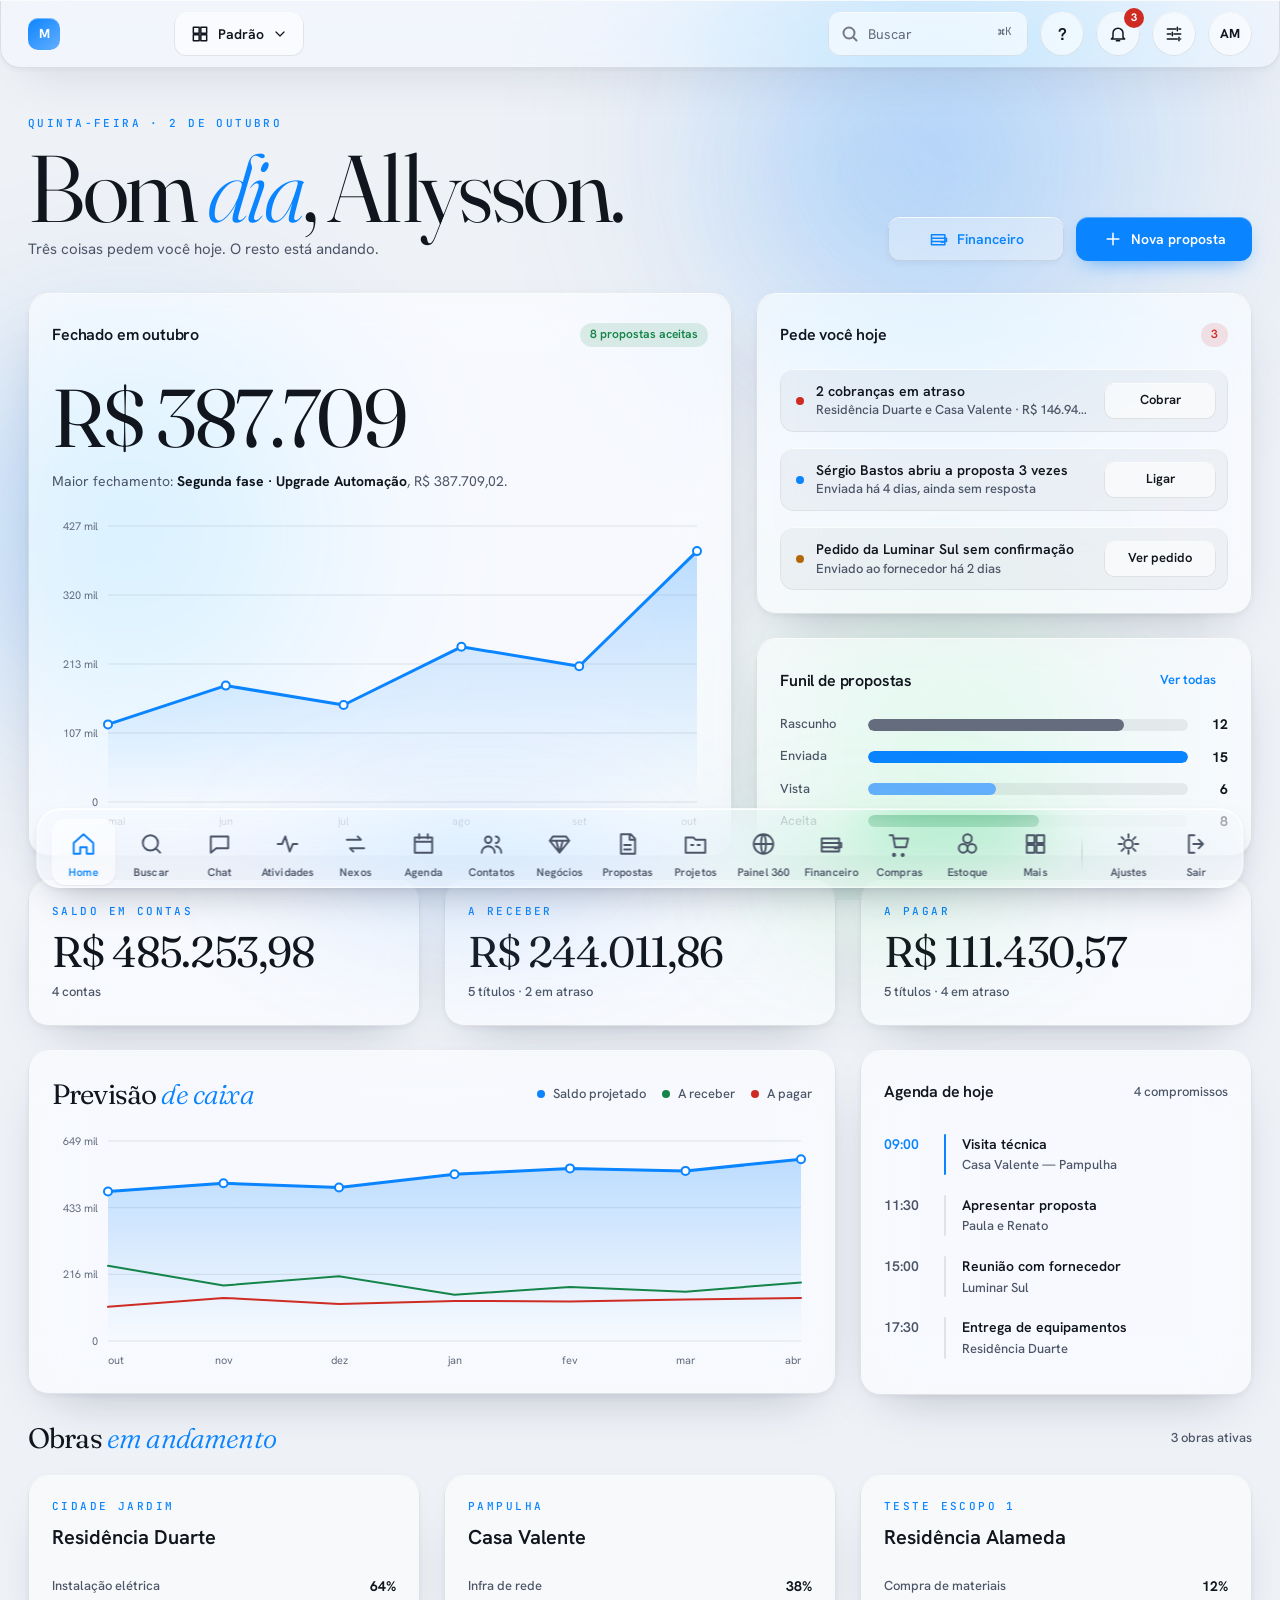
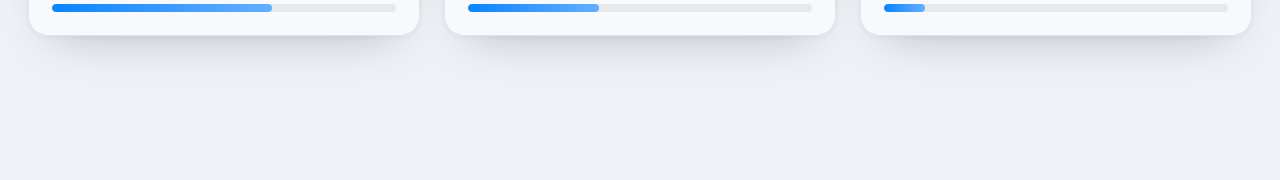
<file: maestro-interface/assets/prototipo/index.html>
<!doctype html>
<html lang="pt-BR" data-theme="light" data-pal="maestro" data-aura="on" data-transp="on" data-glass="tudo" data-style="editorial">
<head>
<meta charset="utf-8">
<meta name="viewport" content="width=device-width, initial-scale=1">
<title>Maestro OS · Interface nova</title>
<link rel="preconnect" href="https://fonts.googleapis.com">
<link rel="preconnect" href="https://fonts.gstatic.com" crossorigin>
<link href="https://fonts.googleapis.com/css2?family=Fraunces:ital,opsz,wght@0,9..144,300..600;1,9..144,300..600&family=Hanken+Grotesk:wght@400;500;600;700&family=JetBrains+Mono:wght@500&display=swap" rel="stylesheet">
<link rel="stylesheet" href="maestro.css">
</head>
<body>
<script>/* celular: abre a versão própria (a não ser que a pessoa tenha escolhido a de computador) */
try{const q=new URLSearchParams(location.search);if(q.has('desktop'))localStorage.setItem('maestro-desktop','1');
if(innerWidth<768&&!localStorage.getItem('maestro-desktop'))location.replace('celular.html'+location.hash)}catch(e){}</script>
<script src="maestro.js"></script>
<script src="dados.js"></script>
<script src="ui.js"></script>
<script src="telas.js"></script>
<script src="construtor.js"></script>
<script src="mod-rotina.js"></script>
<script src="mod-comercial.js"></script>
<script src="mod-operacao.js"></script>
<script src="mod-gestao.js"></script>
<script src="mod-sistema.js"></script>
<script src="mod-numbers.js"></script>
<script src="layout.js"></script>
<script>M.start()</script>
</body>
</html>
</file>
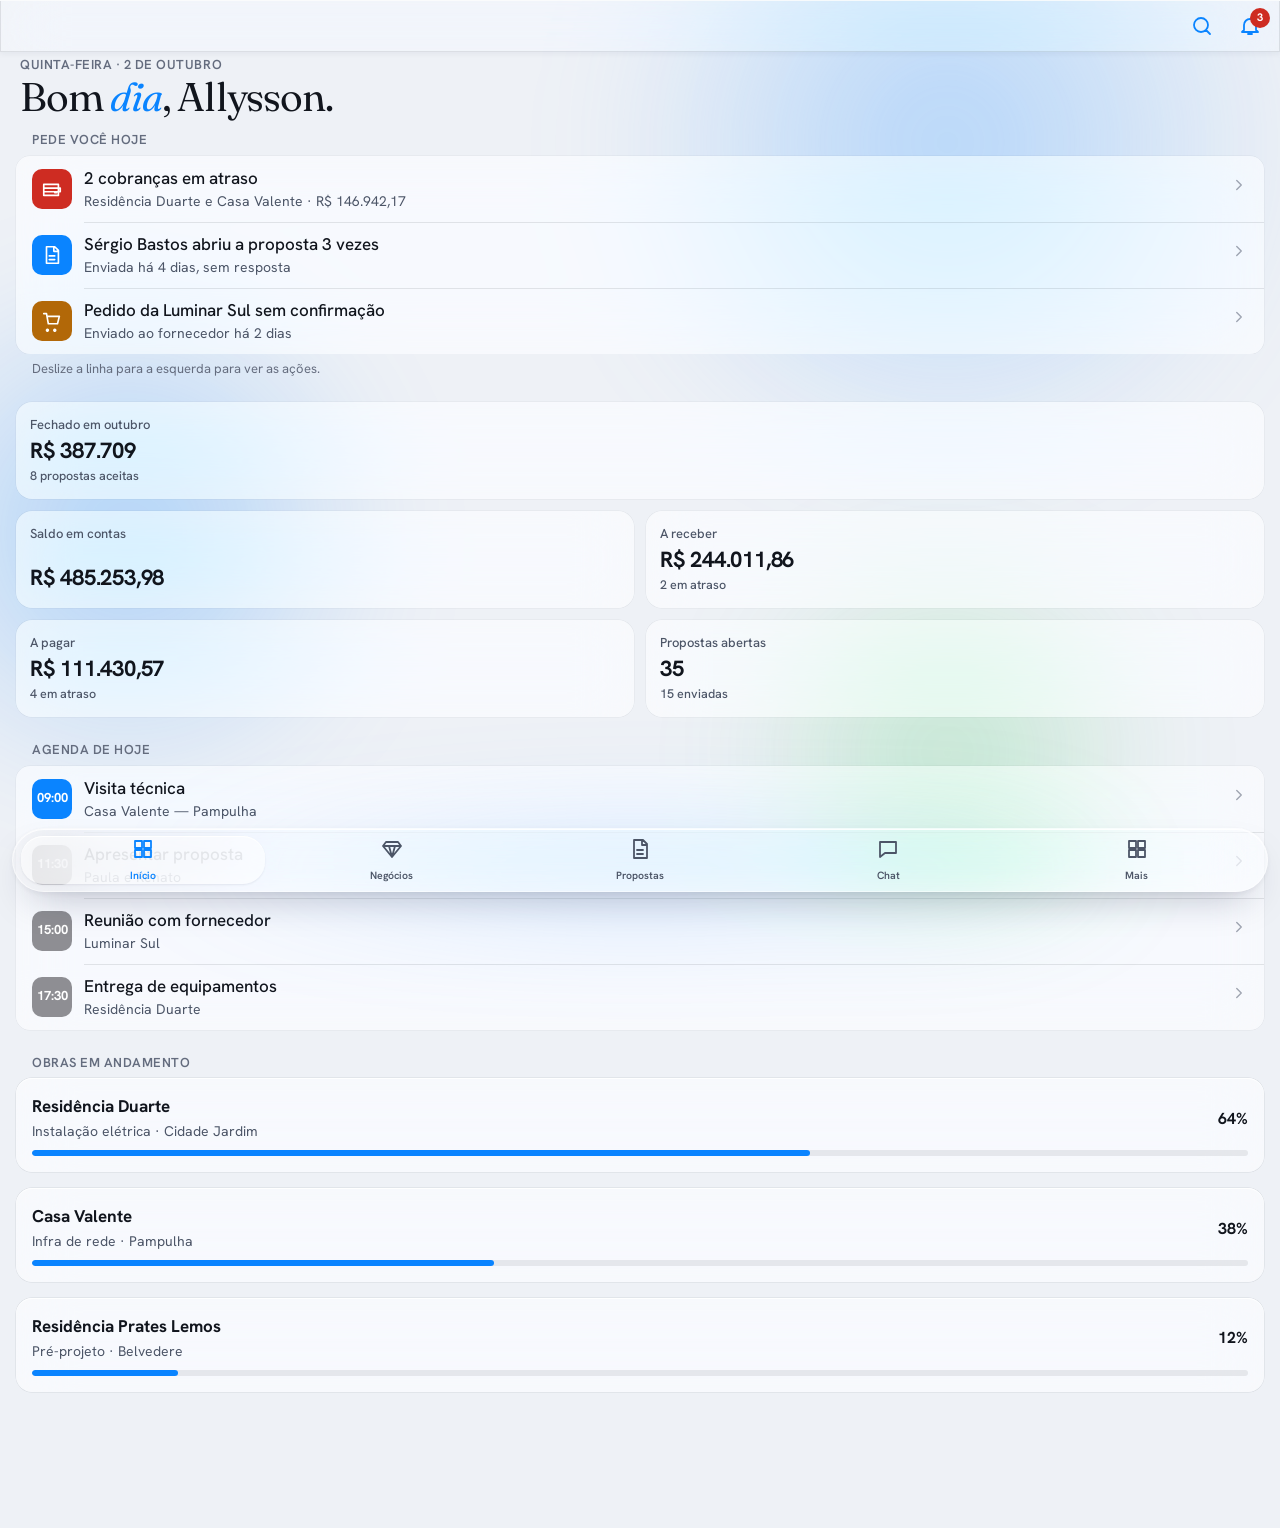
<file: maestro-interface/assets/prototipo/celular.html>
<!doctype html>
<html lang="pt-BR" class="cel" data-theme="light" data-pal="maestro" data-aura="on" data-transp="on" data-glass="controles" data-style="discreto">
<head>
<meta charset="utf-8">
<meta name="viewport" content="width=device-width, initial-scale=1, viewport-fit=cover">
<meta name="theme-color" content="#eef1f6">
<meta name="apple-mobile-web-app-capable" content="yes">
<title>Maestro OS · Celular</title>
<link rel="preconnect" href="https://fonts.googleapis.com">
<link rel="preconnect" href="https://fonts.gstatic.com" crossorigin>
<link href="https://fonts.googleapis.com/css2?family=Fraunces:ital,opsz,wght@0,9..144,300..600;1,9..144,300..600&family=Hanken+Grotesk:wght@400;500;600;700&family=JetBrains+Mono:wght@500&display=swap" rel="stylesheet">
<link rel="stylesheet" href="maestro.css">
<link rel="stylesheet" href="celular.css">
</head>
<body>
<script src="maestro.js"></script>
<script src="dados.js"></script>
<script src="ui.js"></script>
<script src="celular.js"></script>
<script src="cel-inicio.js"></script>
<script src="cel-rotina.js"></script>
<script src="cel-comercial.js"></script>
<script src="cel-operacao.js"></script>
<script src="cel-construtor.js"></script>
<script src="cel-gestao.js"></script>
<script src="cel-sistema.js"></script>
<script>M.mstart()</script>
</body>
</html>
</file>
<file: maestro-interface/assets/prototipo/maestro.css>
/* =====================================================================
   Maestro OS · Interface nova (protótipo configurável) · 02/10/2026
   Skill: liquid-glass-frontend. Grade: 12 colunas, gutter 24, passo 4.
   Tudo que é medida é múltiplo de 4. Controles: 44 (página) · 36 (linha).
   ===================================================================== */

/* ---------- 1. Cor: três triplets por paleta (fonte única) ---------- */
:root,[data-pal="maestro"]{--primary:10 132 255;--primary-soft:100 175 255;--accent:52 199 89}
[data-pal="grafite"]{--primary:72 84 104;--primary-soft:150 164 188;--accent:10 132 255}
[data-pal="terracota"]{--primary:214 72 40;--primary-soft:240 130 96;--accent:226 169 91}
[data-pal="floresta"]{--primary:18 140 100;--primary-soft:90 200 160;--accent:200 176 64}
[data-pal="ametista"]{--primary:120 88 248;--primary-soft:180 150 255;--accent:255 120 170}
[data-pal="oceano"]{--primary:0 122 140;--primary-soft:80 190 200;--accent:250 176 60}
[data-pal="petroleo"]{--primary:30 80 110;--primary-soft:110 160 190;--accent:240 150 80}
[data-pal="indigo"]{--primary:79 70 229;--primary-soft:150 140 255;--accent:52 199 89}
[data-pal="rubi"]{--primary:200 30 70;--primary-soft:240 110 140;--accent:240 180 70}
[data-pal="rosa"]{--primary:196 40 120;--primary-soft:240 130 190;--accent:120 100 240}
[data-pal="cobre"]{--primary:168 84 40;--primary-soft:220 150 100;--accent:60 140 130}
[data-pal="ambar"]{--primary:160 100 0;--primary-soft:240 180 70;--accent:30 120 200}
[data-pal="oliva"]{--primary:96 112 32;--primary-soft:170 190 90;--accent:200 120 40}
[data-pal="noite"]{--primary:28 28 32;--primary-soft:130 130 140;--accent:10 132 255}
[data-theme="dark"][data-pal="noite"]{--primary:235 235 240;--primary-soft:160 160 170}
[data-theme="dark"][data-pal="noite"] .btn.pri{color:#111}

:root{
  --ease:cubic-bezier(.22,1,.36,1);
  --bg:#eef1f6;--panel:#ffffff;--elev:#ffffff;
  --text:#11151d;--soft:#4c5567;--faint:#646c7e;--line:rgba(17,21,29,.10);--line-2:rgba(17,21,29,.06);
  --pos:20 132 72;--neg:206 44 34;--warn:178 104 8;
  --sat:210%;--spec:rgba(255,255,255,.85);
  --shadow:0 20px 50px -28px rgba(20,30,60,.35),0 2px 6px rgba(20,30,60,.05);
  --mix-ctl:30%;--mix-card:60%;--aura:.55;
  --row:48px;--pad:24px;--r-card:20px;--r-ctl:12px;
  --font:'Hanken Grotesk',-apple-system,BlinkMacSystemFont,'SF Pro Text',system-ui,sans-serif;
  --serif:'Fraunces',Georgia,serif;--mono:'JetBrains Mono',ui-monospace,Menlo,monospace;
  color-scheme:light;
}
[data-theme="dark"]{
  --bg:#0a0c11;--panel:#161a23;--elev:#232937;
  --text:#f2f4f8;--soft:#b3bbcb;--faint:#8f98ab;--line:rgba(255,255,255,.10);--line-2:rgba(255,255,255,.06);
  --pos:72 212 132;--neg:255 112 98;--warn:242 172 64;
  --sat:180%;--spec:rgba(255,255,255,.12);
  --shadow:0 24px 60px -24px rgba(0,0,0,.7);
  color-scheme:dark;
}
/* Densidade: Compacta = padrão (a antiga Confortável) · Confortável = mais ar */
[data-dens="confortavel"]{--row:56px;--pad:32px}
[data-dens="confortavel"] body{font-size:15px}
[data-dens="confortavel"] .kv{height:44px}
[data-dens="confortavel"] .tbl{font-size:15px}

*{box-sizing:border-box}
html,body{margin:0}
body{background:var(--bg);color:var(--text);font-family:var(--font);font-size:14px;line-height:1.45;-webkit-font-smoothing:antialiased;overflow-x:hidden;
  transition:background .6s var(--ease),color .4s var(--ease)}
button,input,select,textarea{font:inherit;color:inherit}
button{cursor:pointer}
a{color:rgb(var(--primary));text-decoration:none}
:focus-visible{outline:3px solid rgb(var(--primary)/.55);outline-offset:2px;border-radius:10px}
.num{font-variant-numeric:tabular-nums}
.pos{color:rgb(var(--pos))}.neg{color:rgb(var(--neg))}.warn{color:rgb(var(--warn))}
.soft{color:var(--soft)}.faint{color:var(--faint)}
.sr{position:absolute;width:1px;height:1px;overflow:hidden;clip:rect(0 0 0 0)}

/* ---------- 2. Atmosfera (o que o vidro refrata) ---------- */
.atmo{position:fixed;inset:0;overflow:hidden;z-index:0;pointer-events:none;transition:opacity .6s var(--ease)}
[data-aura="off"] .atmo{opacity:0}
.blob{position:absolute;border-radius:999px;filter:blur(80px);opacity:var(--aura);will-change:transform;transition:opacity .4s var(--ease)}
.b1{width:56vw;height:56vw;left:46%;top:-24%;background:radial-gradient(circle,rgb(var(--primary-soft)/.85),transparent 68%);animation:fA 28s ease-in-out infinite}
.b2{width:44vw;height:44vw;left:-12%;top:28%;background:radial-gradient(circle,rgb(var(--primary)/.6),transparent 68%);animation:fB 33s ease-in-out infinite}
.b3{width:36vw;height:36vw;left:56%;top:58%;background:radial-gradient(circle,rgb(var(--accent)/.5),transparent 68%);animation:fC 37s ease-in-out infinite}
.b4{width:26vw;height:26vw;left:var(--mx,70%);top:var(--my,20%);transform:translate(-50%,-50%);background:radial-gradient(circle,rgb(var(--primary-soft)/.55),transparent 70%);transition:left 1.2s var(--ease),top 1.2s var(--ease)}
@keyframes fA{0%,100%{transform:translate(0,0) scale(1)}50%{transform:translate(-12vw,8vh) scale(1.12)}}
@keyframes fB{0%,100%{transform:translate(0,0)}50%{transform:translate(14vw,-6vh) scale(1.15)}}
@keyframes fC{0%,100%{transform:translate(0,0)}50%{transform:translate(-10vw,-10vh) scale(.9)}}
.grain{position:fixed;inset:0;z-index:1;pointer-events:none;opacity:.035;mix-blend-mode:overlay;
  background-image:url("data:image/svg+xml;utf8,<svg xmlns='http://www.w3.org/2000/svg' width='160' height='160'><filter id='n'><feTurbulence type='fractalNoise' baseFrequency='0.85' numOctaves='2'/></filter><rect width='100%25' height='100%25' filter='url(%23n)'/></svg>")}
[data-aura="off"] .grain{opacity:0}

/* ---------- 3. Material ----------
   .ctl  = camada funcional (topo, abas, dock, menus, botões de página)
   .card = conteúdo (cartões, tabelas, formulários)
   Transparência desligada → tudo sólido. "Só nos controles" → .card sólido.
   Nunca backdrop-filter dentro de backdrop-filter: o que fica dentro usa .in */
.ctl{background:var(--panel);box-shadow:0 0 0 1px var(--line),0 1px 2px rgba(0,0,0,.04)}
.card{background:var(--panel);border-radius:var(--r-card);box-shadow:0 0 0 1px var(--line-2),0 1px 2px rgba(0,0,0,.04)}
[data-transp="on"] .ctl{background:color-mix(in srgb,var(--panel) var(--mix-ctl),transparent);
  -webkit-backdrop-filter:blur(30px) saturate(var(--sat));backdrop-filter:blur(30px) saturate(var(--sat));
  box-shadow:inset 0 1px 0 var(--spec),inset 0 0 0 1px var(--line),var(--shadow)}
[data-transp="on"][data-glass="tudo"] .card{background:color-mix(in srgb,var(--panel) var(--mix-card),transparent);
  -webkit-backdrop-filter:blur(28px) saturate(var(--sat));backdrop-filter:blur(28px) saturate(var(--sat));
  box-shadow:inset 0 1px 0 var(--spec),inset 0 0 0 1px var(--line),var(--shadow)}
/* superfície interna (dentro de vidro ou de card): sem filtro próprio */
.in{background:color-mix(in srgb,var(--elev) 60%,transparent);box-shadow:inset 0 1px 0 var(--spec),inset 0 0 0 1px var(--line-2)}
[data-transp="off"] .in{background:color-mix(in srgb,var(--text) 4%,var(--panel))}
.card .in{background:color-mix(in srgb,var(--text) 4%,transparent)}

/* ---------- 4. Grade e página ---------- */
main{position:relative;z-index:2;max-width:1440px;margin:0 auto;padding:0 28px 144px}
.grid{display:grid;grid-template-columns:repeat(12,minmax(0,1fr));gap:24px}
.s2{grid-column:span 2}.s3{grid-column:span 3}.s4{grid-column:span 4}.s5{grid-column:span 5}.s6{grid-column:span 6}
.s7{grid-column:span 7}.s8{grid-column:span 8}.s9{grid-column:span 9}.s12{grid-column:span 12}
.r2{grid-row:span 2}
.stack{display:flex;flex-direction:column;gap:24px}
.gap16{gap:16px}
.mt24{margin-top:24px}.mt16{margin-top:16px}.mt8{margin-top:8px}
.row{display:flex;align-items:center;gap:12px}
.row.wrap{flex-wrap:wrap}
.spacer{flex:1}

/* ---------- 5. Barra do topo (vidro, fixa) ---------- */
.topbar{position:sticky;top:0;z-index:40;margin:0 -28px;padding:12px 28px;display:flex;align-items:center;gap:12px;border-radius:0 0 20px 20px}
.topbar .brand{display:flex;align-items:center;gap:12px;height:44px;min-width:0}
.brand .mark{width:32px;height:32px;border-radius:10px;display:grid;place-items:center;color:#fff;font-weight:700;font-size:13px;
  background:linear-gradient(140deg,rgb(var(--primary)),rgb(var(--primary-soft)));box-shadow:inset 0 1px 0 rgba(255,255,255,.4)}
.brand .crumb{font-weight:600;font-size:15px;white-space:nowrap;overflow:hidden;text-overflow:ellipsis;opacity:0;transform:translateY(6px);transition:opacity .35s var(--ease),transform .35s var(--ease)}
.brand .crumb small{color:var(--faint);font-weight:500;margin-right:6px}
.scrolled .brand .crumb{opacity:1;transform:none}
.brand .crumb.always{opacity:1;transform:none}
.topsearch{height:44px;width:320px;border:0;border-radius:var(--r-ctl);padding:0 16px 0 40px;outline:none;
  background:color-mix(in srgb,var(--elev) 60%,transparent) url("data:image/svg+xml;utf8,<svg xmlns='http://www.w3.org/2000/svg' width='16' height='16' fill='none' stroke='%23778' stroke-width='2' stroke-linecap='round'><circle cx='7' cy='7' r='5.5'/><path d='m11.5 11.5 3 3'/></svg>") no-repeat 14px center;
  box-shadow:inset 0 1px 0 var(--spec),inset 0 0 0 1px var(--line)}
.topsearch:focus{box-shadow:inset 0 0 0 1px var(--line),0 0 0 3px rgb(var(--primary)/.35)}
.kbd{font-family:var(--mono);font-size:11px;color:var(--faint)}

/* ---------- 6. Botões, campos, abas ---------- */
.btn{height:44px;padding:0 16px;border:0;border-radius:var(--r-ctl);display:inline-flex;align-items:center;justify-content:center;gap:8px;
  font-weight:600;font-size:14px;white-space:nowrap;
  background:color-mix(in srgb,var(--elev) 60%,transparent);box-shadow:inset 0 1px 0 var(--spec),inset 0 0 0 1px var(--line);
  transition:transform .2s var(--ease),background .25s var(--ease),box-shadow .25s var(--ease)}
.btn:hover{background:color-mix(in srgb,var(--elev) 88%,transparent)}
.btn:active{transform:scale(.97)}
.btn.pri{background:rgb(var(--primary));color:#fff;box-shadow:inset 0 1px 0 rgba(255,255,255,.3),0 8px 22px -10px rgb(var(--primary)/.8)}
.btn.pri:hover{background:rgb(var(--primary)/.9)}
.btn.ghost{background:transparent;box-shadow:none;color:rgb(var(--primary))}
.btn.ghost:hover{background:rgb(var(--primary)/.08)}
.btn.sm{height:36px;padding:0 12px;font-size:13px;border-radius:10px}
.btn.icon{width:44px;padding:0}
.btn.sm.icon{width:36px}
.btn.round{border-radius:999px}
.btn[disabled]{opacity:.45;cursor:default}
.badge{position:absolute;top:-4px;right:-4px;min-width:20px;height:20px;border-radius:999px;background:rgb(var(--neg));color:#fff;font-size:11px;font-weight:700;display:grid;place-items:center;padding:0 4px}
.rel{position:relative}

.field{display:flex;flex-direction:column;gap:8px;min-width:0}
.field>span{font-size:13px;color:var(--soft);font-weight:500}
.input,.select{height:44px;border:0;border-radius:var(--r-ctl);padding:0 12px;outline:none;width:100%;min-width:0;
  background:color-mix(in srgb,var(--text) 4%,transparent);box-shadow:inset 0 0 0 1px var(--line)}
.input:focus,.select:focus{box-shadow:inset 0 0 0 1px rgb(var(--primary)/.6),0 0 0 3px rgb(var(--primary)/.2)}
.input.sm{height:36px;border-radius:10px}
textarea.input{height:auto;padding:12px;resize:vertical;min-height:88px}

/* abas: pílula deslizante */
.tabs{display:inline-flex;gap:4px;padding:4px;border-radius:14px;position:relative;height:44px;align-items:stretch}
.tab{border:0;background:transparent;padding:0 16px;border-radius:10px;font-weight:600;font-size:14px;color:var(--soft);position:relative;z-index:1;white-space:nowrap;transition:color .3s var(--ease)}
.tab:hover{color:var(--text)}
.tab.on{color:var(--text)}
.tabs .pill{position:absolute;top:4px;bottom:4px;left:4px;width:0;border-radius:10px;background:var(--elev);
  box-shadow:inset 0 1px 0 var(--spec),0 1px 3px rgba(0,0,0,.1),0 0 0 1px var(--line-2);transition:left .45s var(--ease),width .45s var(--ease)}
[data-theme="dark"] .tabs .pill{background:color-mix(in srgb,var(--elev) 90%,white 6%)}
/* segmentado (painel de Aparência): irmãos iguais */
.seg{display:grid;grid-auto-flow:column;grid-auto-columns:minmax(0,1fr);gap:4px;padding:4px;border-radius:12px;height:44px}
.seg button{border:0;border-radius:8px;background:transparent;font-size:13px;font-weight:600;color:var(--soft);min-width:0;overflow:hidden;text-overflow:ellipsis;white-space:nowrap;transition:background .25s var(--ease),color .25s var(--ease)}
.seg button[aria-pressed="true"]{background:var(--elev);color:var(--text);box-shadow:0 1px 3px rgba(0,0,0,.12),0 0 0 1px var(--line-2)}
.seg button:disabled{opacity:.4;cursor:default}

/* chips de status (não clicáveis) */
.chip{display:inline-flex;align-items:center;gap:6px;height:24px;padding:0 10px;border-radius:999px;font-size:12px;font-weight:600;white-space:nowrap}
.chip.b{background:rgb(var(--primary)/.13);color:rgb(var(--primary))}
.chip.g{background:rgb(var(--pos)/.13);color:rgb(var(--pos))}
.chip.r{background:rgb(var(--neg)/.12);color:rgb(var(--neg))}
.chip.w{background:rgb(var(--warn)/.14);color:rgb(var(--warn))}
.chip.n{background:color-mix(in srgb,var(--text) 7%,transparent);color:var(--soft)}
.dot{width:8px;height:8px;border-radius:99px;display:inline-block;flex:none}

/* ---------- 7. Títulos: editorial × discreto ---------- */
.head{display:flex;align-items:flex-end;gap:24px;padding:40px 0 24px}
.head .t{flex:1;min-width:0}
.kick{font-size:13px;font-weight:600;color:var(--faint)}
.ptitle{margin:4px 0 0;font-weight:700;font-size:40px;letter-spacing:-.025em;line-height:1.05}
.psub{margin:8px 0 0;color:var(--soft);font-size:15px;max-width:640px}
.ptitle i{font-style:normal;color:inherit}
.head .acts{display:flex;gap:12px;align-items:center;flex-wrap:wrap;justify-content:flex-end}
[data-style="editorial"] .kick{font-family:var(--mono);font-size:11px;font-weight:500;letter-spacing:.22em;text-transform:uppercase;color:rgb(var(--primary))}
[data-style="editorial"] .ptitle{font-family:var(--serif);font-optical-sizing:auto;font-weight:360;letter-spacing:-.035em;line-height:.92;font-size:clamp(56px,7.4vw,112px);margin-top:12px}
[data-style="editorial"] .ptitle i{font-style:italic;font-weight:300;color:rgb(var(--primary))}
[data-style="editorial"] .head{padding:48px 0 32px}
.disp{font-weight:600;letter-spacing:-.02em}
[data-style="editorial"] .disp{font-family:var(--serif);font-weight:380;letter-spacing:-.03em}
[data-style="editorial"] .disp i{font-style:italic;color:rgb(var(--primary));font-weight:320}
.disp i{font-style:normal}

/* ---------- 8. Cartões ---------- */
.card{padding:var(--pad)}
.card.flush{padding:0;overflow:hidden}
.ch{display:flex;align-items:center;gap:12px;min-height:36px}
.ch h3,.ch h2{margin:0;font-size:16px;font-weight:600;letter-spacing:-.01em}
.ch .spacer{flex:1}
.flush .ch{padding:var(--pad) var(--pad) 12px}
.lbl{font-size:13px;color:var(--soft);font-weight:500}
.big{font-size:32px;font-weight:600;letter-spacing:-.02em;line-height:1.1}
[data-style="editorial"] .big{font-family:var(--serif);font-weight:380;font-size:44px;letter-spacing:-.03em}
.kv{display:flex;justify-content:space-between;align-items:center;font-size:13.5px;color:var(--soft);height:36px;border-top:1px solid var(--line-2)}
.kv b{color:var(--text);font-weight:600}

/* ---------- 9. Tabela ---------- */
.tbl{width:100%;border-collapse:collapse;font-size:14px}
.tbl th{height:40px;font-size:12px;font-weight:600;color:var(--faint);text-align:left;padding:0 12px;border-bottom:1px solid var(--line);white-space:nowrap}
.tbl td{height:var(--row);padding:0 12px;border-bottom:1px solid var(--line-2);white-space:nowrap}
.tbl th:first-child,.tbl td:first-child{padding-left:var(--pad)}
.tbl th:last-child,.tbl td:last-child{padding-right:var(--pad)}
.tbl tr:last-child td{border-bottom:0}
.tbl tbody tr{transition:background .2s var(--ease)}
.tbl tbody tr:hover{background:color-mix(in srgb,var(--text) 3.5%,transparent)}
.tbl .r{text-align:right}
.tbl .c{text-align:center}
.tbl .ell{max-width:340px;overflow:hidden;text-overflow:ellipsis}
.code{font-family:var(--mono);font-size:11.5px;color:var(--faint);margin-left:8px}
.tblwrap{overflow-x:auto}

/* ---------- 10. Dock — idêntica à versão B de saidas/teste-liquid-glass-dock/index.html ---------- */
.dock{position:fixed;left:50%;bottom:12px;transform:translateX(-50%);z-index:50;display:flex;align-items:flex-end;gap:20px;padding:8px 22px;height:80px;border-radius:24px;
  overflow:hidden;isolation:isolate;max-width:calc(100vw - 16px)}
[data-transp="on"] .dock{
  background:color-mix(in srgb,#fff 30%,transparent);
  -webkit-backdrop-filter:blur(30px) saturate(210%);backdrop-filter:blur(30px) saturate(210%);
  border:1px solid rgba(255,255,255,.55);
  box-shadow:inset 0 1px 0 rgba(255,255,255,.85),inset 0 -10px 22px rgba(255,255,255,.18),inset 0 0 0 1px rgba(255,255,255,.25),
             0 18px 40px -18px rgba(20,30,60,.35),0 2px 6px rgba(20,30,60,.06)}
[data-theme="dark"][data-transp="on"] .dock{background:color-mix(in srgb,var(--panel) 42%,transparent);border-color:rgba(255,255,255,.1);
  box-shadow:inset 0 1px 0 rgba(255,255,255,.14),inset 0 0 0 1px rgba(255,255,255,.06),0 18px 40px -18px rgba(0,0,0,.6)}
/* aura atrás da dock (o que o vidro refrata) */
.dock-aura{position:fixed;pointer-events:none;border-radius:999px;filter:blur(60px);opacity:.55;z-index:49;transition:opacity .4s var(--ease)}
.dock-aura.a1{width:520px;height:180px;left:calc(50% - 420px);bottom:-60px;background:radial-gradient(closest-side,rgb(var(--primary-soft)/.55),transparent)}
.dock-aura.a2{width:420px;height:160px;left:calc(50% + 40px);bottom:-70px;background:radial-gradient(closest-side,rgb(var(--accent)/.35),transparent)}
[data-aura="off"] .dock-aura{opacity:0}
/* brilho que segue o cursor */
.dock .glint{position:absolute;inset:0;pointer-events:none;z-index:-1;opacity:0;transition:opacity .45s var(--ease);
  background:radial-gradient(160px 90px at var(--gx,50%) 0%,rgba(255,255,255,.75),transparent 70%),
             radial-gradient(220px 120px at var(--gx,50%) 110%,rgb(var(--primary-soft)/.22),transparent 70%)}
.dock.hover .glint{opacity:1}
[data-transp="off"] .dock .glint{display:none}
.dock a{position:relative;display:flex;flex-direction:column;align-items:center;justify-content:flex-end;width:48px;height:56px;flex:none;padding:0;color:var(--soft);text-decoration:none}
.dock .ic{display:block;transform-origin:bottom center;will-change:transform;transition:transform .12s var(--ease)}
.dock .lb{font-size:11px;line-height:13px;font-weight:600;letter-spacing:.01em;margin-top:4px;white-space:nowrap;transition:color .3s var(--ease)}
.dock a:hover .lb{color:var(--text)}
.dock a.on{color:rgb(var(--primary))}
.dock a.on::before{content:"";position:absolute;inset:-4px -8px -6px;border-radius:14px;z-index:-1;
  background:color-mix(in srgb,#fff 55%,transparent);box-shadow:inset 0 1px 0 rgba(255,255,255,.9),0 1px 2px rgba(20,30,60,.08)}
[data-theme="dark"] .dock a.on::before{background:color-mix(in srgb,var(--elev) 80%,transparent);box-shadow:inset 0 1px 0 rgba(255,255,255,.12)}
.dock .sep{width:1px;height:36px;flex:none;margin:0 2px 8px;background:linear-gradient(to bottom,transparent,rgba(0,0,0,.16),transparent)}
[data-theme="dark"] .dock .sep{background:linear-gradient(to bottom,transparent,rgba(255,255,255,.2),transparent)}
[data-labels="off"] .dock .lb{display:none}
[data-labels="off"] .dock{height:64px}
/* entrada coreografada ao carregar */
.dock.entra a{opacity:0;transform:translateY(10px);animation:rise .7s var(--ease) forwards;animation-delay:calc(var(--i)*35ms + 150ms)}
@keyframes rise{to{opacity:1;transform:none}}
@media (prefers-reduced-motion:reduce){.dock .ic,.dock .glint{transition:none!important}.dock.entra a{animation:none;opacity:1;transform:none}}
@media (max-width:1180px){.dock{overflow-x:auto;justify-content:flex-start;scrollbar-width:none}}

/* ---------- 11. Painel Aparência + seletor de opção ---------- */
.pop{position:fixed;z-index:80;top:76px;right:28px;width:340px;max-height:calc(100vh - 200px);overflow:auto;border-radius:20px;padding:20px;
  opacity:0;transform:translateY(-8px) scale(.98);transform-origin:top right;pointer-events:none;transition:opacity .25s var(--ease),transform .3s var(--ease)}
.pop.open{opacity:1;transform:none;pointer-events:auto}
[data-transp="on"] .pop{background:color-mix(in srgb,var(--panel) 88%,transparent)}
.pop h2{margin:0;font-size:17px;font-weight:700}
.pop .sec{display:flex;flex-direction:column;gap:12px;padding:16px 0;border-top:1px solid var(--line-2)}
.pop .sec:first-of-type{border-top:0}
.pop .lr{display:flex;align-items:center;justify-content:space-between;gap:12px;min-height:32px}
.pop .lr b{font-size:14px;font-weight:600}
.pop .hint{font-size:12px;color:var(--faint);margin-top:-4px}
.sw{position:relative;width:52px;height:32px;border:0;border-radius:999px;background:color-mix(in srgb,var(--text) 16%,transparent);flex:none;transition:background .25s var(--ease)}
.sw::after{content:"";position:absolute;left:2px;top:2px;width:28px;height:28px;border-radius:999px;background:#fff;box-shadow:0 2px 6px rgba(0,0,0,.25);transition:transform .3s var(--ease)}
.sw[aria-checked="true"]{background:rgb(var(--accent))}
.sw[aria-checked="true"]::after{transform:translateX(20px)}
.rng{display:flex;align-items:center;gap:12px}
.rng input{flex:1;accent-color:rgb(var(--primary));height:32px}
.rng output{width:40px;text-align:right;font-size:13px;color:var(--soft)}
.rng.off{opacity:.4;pointer-events:none}
.pals{display:grid;grid-template-columns:repeat(5,minmax(0,1fr));gap:12px}
.pals label.cust{position:relative;height:36px;border-radius:999px;cursor:pointer;display:block;background:conic-gradient(#e5484d,#f5a524,#46a758,#0a84ff,#7858f8,#d6409f,#e5484d);box-shadow:inset 0 1px 0 rgba(255,255,255,.45)}
.pals label.cust[aria-pressed="true"]{box-shadow:0 0 0 2px var(--bg),0 0 0 4px var(--text)}
.pals label.cust input{position:absolute;inset:0;opacity:0;width:100%;height:100%;cursor:pointer}
.pals button{height:36px;border:0;border-radius:999px;box-shadow:inset 0 1px 0 rgba(255,255,255,.45),0 0 0 2px transparent;transition:box-shadow .25s var(--ease)}
.pals button[aria-pressed="true"]{box-shadow:inset 0 1px 0 rgba(255,255,255,.45),0 0 0 2px var(--bg),0 0 0 4px var(--text)}

.opt{position:fixed;left:28px;bottom:16px;z-index:45;border-radius:18px;padding:8px 8px 8px 16px;display:flex;align-items:center;gap:12px;max-width:calc(50vw - 520px)}
.opt>span{font-size:12px;color:var(--faint);font-weight:600;white-space:nowrap}
.opt .seg{height:44px;min-width:0}
.opt .seg button{padding:0 12px}

/* ---------- 12. Movimento: uma curva só ---------- */
.rv{opacity:0;transform:translateY(16px);animation:rv .8s var(--ease) forwards;animation-delay:calc(var(--d,0) * 60ms)}
[data-style="discreto"] .rv{transform:translateY(6px);animation-duration:.5s}
@keyframes rv{to{opacity:1;transform:none}}
.draw{stroke-dasharray:1600;stroke-dashoffset:1600;animation:draw 1.8s var(--ease) .3s forwards}
@keyframes draw{to{stroke-dashoffset:0}}
.grow{transform-origin:left;transform:scaleX(0);animation:grow 1s var(--ease) .3s forwards}
@keyframes grow{to{transform:scaleX(1)}}
@media (prefers-reduced-motion:reduce){*,*::before,*::after{animation:none!important;transition:none!important}.rv{opacity:1;transform:none}.draw{stroke-dashoffset:0}.grow{transform:none}}

/* ---------- 13. Toast ---------- */
.toast{position:fixed;left:50%;bottom:120px;transform:translate(-50%,16px);z-index:90;padding:0 8px 0 16px;height:52px;border-radius:16px;display:flex;align-items:center;gap:12px;opacity:0;pointer-events:none;transition:opacity .3s var(--ease),transform .4s var(--ease)}
.toast.show{opacity:1;transform:translate(-50%,0);pointer-events:auto}

/* ---------- 14. Telas estreitas ---------- */
@media (max-width:1180px){
  .opt{display:none}
  .topsearch{width:200px}
}
@media (max-width:900px){
  main{padding:0 16px 136px}
  .topbar{margin:0 -16px;padding:12px 16px}
  .topsearch{display:none}
  .grid{grid-template-columns:minmax(0,1fr);gap:16px}
  .grid>*{grid-column:auto!important;grid-row:auto!important}
  .head{flex-direction:column;align-items:flex-start;padding:24px 0 16px}
  .head .acts{justify-content:flex-start}
  .dock{left:8px;right:8px;transform:none;max-width:none}
  .pop{right:16px;left:16px;width:auto}
  .tabs{max-width:100%;overflow-x:auto}
}

/* ---------- 15. Grades de irmãos iguais (gN) ---------- */
.g2{grid-template-columns:repeat(2,minmax(0,1fr))}.g3{grid-template-columns:repeat(3,minmax(0,1fr))}
.g4{grid-template-columns:repeat(4,minmax(0,1fr))}.g5{grid-template-columns:repeat(5,minmax(0,1fr))}
.task{display:grid;grid-template-columns:64px minmax(0,1fr) 160px;gap:24px;align-items:center}
@media (max-width:1180px){.g5{grid-template-columns:repeat(3,minmax(0,1fr))}}
@media (max-width:900px){
  .grid.g3,.grid.g4{grid-template-columns:minmax(0,1fr)}
  .grid.g5{grid-template-columns:repeat(2,minmax(0,1fr))}
  .grid.g2{grid-template-columns:repeat(2,minmax(0,1fr))}
  .task{grid-template-columns:40px minmax(0,1fr);gap:16px}.task>button{grid-column:1/-1}
  .task .disp{font-size:40px!important}
  .brand .crumb{display:none}
  #variants{min-width:0;flex:1}
  .grid[style*="128px"]{padding-left:var(--pad)!important}
}

/* ---------- 16. Padrão de botões (regra única) ----------
   • Duas alturas: 44 (página, cabeçalho, formulário) · 36 (dentro de linha ou cartão).
   • Ícone sozinho = quadrado do mesmo tamanho (44×44 ou 36×36), sempre com aria-label.
   • Um único botão principal (.pri) por tela, sempre o último à direita do cabeçalho.
   • Irmãos têm a mesma largura: grupos de ações usam grade de colunas iguais (.acts, .gN).
   • Ícone 20 (44) ou 16 (36) + 8 de espaço + rótulo curto; texto nunca quebra linha. */
.head .acts{display:grid;grid-auto-flow:column;grid-auto-columns:minmax(176px,1fr);gap:12px;align-items:end}
.head .acts>.btn{width:100%}
.btn svg{flex:none}
.btn.sm svg{width:16px;height:16px}
.btnrow{display:grid;grid-auto-flow:column;grid-auto-columns:minmax(0,1fr);gap:12px}

/* foto do produto */
.thumb{width:40px;height:40px;border-radius:10px;display:grid;place-items:center;flex:none;color:rgb(var(--primary));
  background:linear-gradient(140deg,color-mix(in srgb,rgb(var(--primary)) 14%,var(--panel)),color-mix(in srgb,rgb(var(--primary)) 4%,var(--panel)));box-shadow:inset 0 0 0 1px var(--line-2)}
.thumb.sm{width:32px;height:32px;border-radius:8px}
.thumb[data-cat="audio"]{color:#b8590d;background:linear-gradient(140deg,#fde9d6,#fff6ec)}
.thumb[data-cat="luz"]{color:#a07800;background:linear-gradient(140deg,#fdf1c6,#fffaeb)}
.thumb[data-cat="rede"]{color:#0b6fd1;background:linear-gradient(140deg,#d9ebff,#f1f7ff)}
.thumb[data-cat="seg"]{color:#5b4bc4;background:linear-gradient(140deg,#e6e1ff,#f5f3ff)}
.thumb[data-cat="clima"]{color:#0d8a8a;background:linear-gradient(140deg,#d3f3f1,#effbfa)}
.thumb[data-cat="srv"]{color:#4c5567;background:linear-gradient(140deg,#e7eaef,#f6f7f9)}
.thumb[data-cat="kit"]{color:#fff;background:linear-gradient(140deg,rgb(var(--primary)),rgb(var(--primary-soft)))}
[data-theme="dark"] .thumb:not([data-cat="kit"]){filter:saturate(.9) brightness(.55) contrast(1.3)}

/* arrastar */
.handle{cursor:grab;color:var(--faint)}
.handle:active{cursor:grabbing}
.dragging{opacity:.4}
.drop-top{box-shadow:inset 0 2px 0 rgb(var(--primary))!important}
.drop-bot{box-shadow:inset 0 -2px 0 rgb(var(--primary))!important}
.drop-amb{background:rgb(var(--primary)/.12)!important;box-shadow:inset 0 0 0 2px rgb(var(--primary)/.6)!important}
.kidrow td{background:color-mix(in srgb,var(--text) 2.5%,transparent)}

/* menu de ações (renderizado na raiz, fora de qualquer vidro) */
.menu{position:fixed;z-index:85;min-width:220px;padding:6px;border-radius:14px;background:var(--panel);box-shadow:0 0 0 1px var(--line),0 24px 48px -16px rgba(0,0,0,.35);
  opacity:0;transform:translateY(-4px) scale(.98);transform-origin:top right;pointer-events:none;transition:opacity .2s var(--ease),transform .25s var(--ease)}
.menu.open{opacity:1;transform:none;pointer-events:auto}
.menu button{display:flex;align-items:center;gap:12px;width:100%;height:36px;padding:0 12px;border:0;border-radius:10px;background:transparent;font-size:14px;text-align:left}
.menu button:hover,.menu button:focus-visible{background:color-mix(in srgb,var(--text) 6%,transparent)}
.menu button.danger{color:rgb(var(--neg))}
.menu hr{border:0;border-top:1px solid var(--line-2);margin:6px 0}

/* Suporte "?" */
.help{font-weight:700;font-size:17px}
.sup{position:fixed;z-index:80;top:76px;right:28px;width:380px;border-radius:20px;padding:20px;opacity:0;transform:translateY(-8px) scale(.98);transform-origin:top right;pointer-events:none;transition:opacity .25s var(--ease),transform .3s var(--ease)}
.sup.open{opacity:1;transform:none;pointer-events:auto}
[data-transp="on"] .sup{background:color-mix(in srgb,var(--panel) 92%,transparent)}
.sup ol{margin:12px 0 0;padding-left:20px;display:flex;flex-direction:column;gap:8px;color:var(--soft)}
@media (max-width:900px){.head .acts{grid-auto-columns:minmax(0,1fr);width:100%}.sup{left:16px;right:16px;width:auto}}
.kv>span:first-child,.kv>label{white-space:nowrap;overflow:hidden;text-overflow:ellipsis;min-width:0;margin-right:12px}
.kv b{white-space:nowrap}
.ch>.lbl{white-space:nowrap;overflow:hidden;text-overflow:ellipsis;min-width:0}
#variants{flex:none}
.topsearch{width:240px}

/* ---------- 17. Kit: sobreposição, modal, painel lateral, quadro, busca global ---------- */
.ovl{position:fixed;inset:0;z-index:70;background:rgba(10,14,22,.32);opacity:0;transition:opacity .25s var(--ease)}
.ovl.open{opacity:1}
.modal{position:fixed;z-index:75;left:50%;top:50%;width:min(720px,calc(100vw - 32px));max-height:calc(100vh - 64px);display:flex;flex-direction:column;border-radius:24px;background:var(--panel);
  box-shadow:0 0 0 1px var(--line),0 40px 80px -24px rgba(0,0,0,.45);transform:translate(-50%,-48%) scale(.98);opacity:0;transition:opacity .25s var(--ease),transform .35s var(--ease)}
.modal.open{opacity:1;transform:translate(-50%,-50%)}
.modal .mh{display:flex;align-items:flex-start;gap:16px;padding:24px 24px 16px}
.modal .mh h2{margin:0;font-size:20px;font-weight:700;letter-spacing:-.01em}
.modal .mb{padding:0 24px 8px;overflow:auto}
.modal .mf{display:flex;justify-content:flex-end;gap:12px;padding:16px 24px 24px;border-top:1px solid var(--line-2)}
.modal .mf .btn{min-width:144px}
.fgrid{display:grid;grid-template-columns:repeat(12,minmax(0,1fr));gap:16px 16px}
.f3{grid-column:span 3}.f4{grid-column:span 4}.f6{grid-column:span 6}.f8{grid-column:span 8}.f12{grid-column:span 12}
.field .req{color:rgb(var(--neg))}
.field.err .input,.field.err .select{box-shadow:inset 0 0 0 1px rgb(var(--neg)/.7),0 0 0 3px rgb(var(--neg)/.15)}
.field .msg{font-size:12px;color:rgb(var(--neg))}
.checks{display:flex;flex-wrap:wrap;gap:8px}
.checks label{display:inline-flex;align-items:center;gap:8px;height:36px;padding:0 12px;border-radius:10px;box-shadow:inset 0 0 0 1px var(--line);font-size:13.5px;cursor:pointer}
.checks input{accent-color:rgb(var(--primary))}
.sheet{position:fixed;z-index:75;top:12px;right:12px;bottom:12px;width:min(640px,calc(100vw - 24px));display:flex;flex-direction:column;border-radius:24px;background:var(--panel);
  box-shadow:0 0 0 1px var(--line),0 40px 80px -24px rgba(0,0,0,.45);transform:translateX(24px);opacity:0;transition:opacity .25s var(--ease),transform .35s var(--ease)}
.sheet.open{opacity:1;transform:none}
.sheet .sh{padding:24px 24px 16px;border-bottom:1px solid var(--line-2)}
.sheet .sb{flex:1;overflow:auto;padding:8px 24px 24px}
.sheet .sf{display:flex;gap:12px;padding:16px 24px;border-top:1px solid var(--line-2)}
.sheet .sec{padding:16px 0;border-bottom:1px solid var(--line-2)}
.sheet .sec:last-child{border-bottom:0}
.sheet .sec h3{margin:0 0 12px;font-size:14px;font-weight:600;color:var(--soft)}
.board{display:grid;grid-auto-flow:column;grid-auto-columns:minmax(280px,1fr);gap:16px;overflow-x:auto;padding-bottom:8px;align-items:start}
.board .colh{display:flex;align-items:center;gap:8px;height:36px;padding:0 4px}
.board .colb{display:flex;flex-direction:column;gap:12px;min-height:120px;border-radius:16px;padding:4px;transition:background .2s var(--ease)}
.board .colb.over{background:rgb(var(--primary)/.08);box-shadow:inset 0 0 0 2px rgb(var(--primary)/.35)}
.kcard{padding:16px;cursor:pointer;transition:transform .2s var(--ease),box-shadow .2s var(--ease)}
.kcard:hover{transform:translateY(-2px)}
.kcard[draggable="true"]{cursor:grab}
.prog{height:6px;border-radius:99px;background:color-mix(in srgb,var(--text) 8%,transparent);overflow:hidden}
.prog>b{display:block;height:100%;border-radius:99px;background:rgb(var(--primary))}
.av{width:36px;height:36px;border-radius:999px;display:grid;place-items:center;flex:none;font-weight:700;font-size:12px;color:rgb(var(--primary));background:rgb(var(--primary)/.12)}
.empty{text-align:center;padding:48px 24px}
.empty b{display:block;font-size:16px;font-weight:600}
.empty p{margin:8px auto 16px;color:var(--soft);max-width:420px}
.ghead{display:flex;align-items:center;gap:12px;height:44px;padding:0 var(--pad);background:color-mix(in srgb,var(--text) 3%,transparent);border-bottom:1px solid var(--line-2);font-weight:600}
.spot{position:fixed;z-index:76;left:50%;top:12vh;width:min(640px,calc(100vw - 32px));border-radius:20px;background:var(--panel);box-shadow:0 0 0 1px var(--line),0 40px 80px -24px rgba(0,0,0,.45);
  transform:translate(-50%,-8px) scale(.98);opacity:0;transition:opacity .2s var(--ease),transform .3s var(--ease);overflow:hidden}
.spot.open{opacity:1;transform:translate(-50%,0)}
.spot input{width:100%;height:60px;border:0;outline:none;background:transparent;padding:0 24px;font-size:18px;border-bottom:1px solid var(--line-2)}
.spot ul{list-style:none;margin:0;padding:8px;max-height:52vh;overflow:auto}
.spot li.g{font-size:12px;font-weight:600;color:var(--faint);padding:12px 12px 4px}
.spot li.r{display:flex;align-items:center;gap:12px;height:44px;padding:0 12px;border-radius:10px;cursor:pointer}
.spot li.r[aria-selected="true"]{background:rgb(var(--primary)/.1)}
.spot .ft{display:flex;gap:16px;padding:12px 20px;border-top:1px solid var(--line-2);font-size:12px;color:var(--faint)}
.bellp{position:fixed;z-index:80;top:76px;right:28px;width:420px;max-height:calc(100vh - 200px);overflow:auto;border-radius:20px;padding:16px;background:var(--panel);box-shadow:0 0 0 1px var(--line),0 40px 80px -24px rgba(0,0,0,.45)}
.chatd{position:fixed;z-index:75;top:12px;right:12px;bottom:12px;width:min(880px,calc(100vw - 24px));display:grid;grid-template-columns:300px minmax(0,1fr);border-radius:24px;background:var(--panel);overflow:hidden;
  box-shadow:0 0 0 1px var(--line),0 40px 80px -24px rgba(0,0,0,.45);transform:translateX(24px);opacity:0;transition:opacity .25s var(--ease),transform .35s var(--ease)}
.chatd.open{opacity:1;transform:none}
.bubble{max-width:72%;padding:10px 14px;border-radius:16px;line-height:1.45}
.bubble.me{margin-left:auto;background:rgb(var(--primary));color:#fff;border-bottom-right-radius:6px}
.bubble.ot{background:color-mix(in srgb,var(--text) 6%,transparent);border-bottom-left-radius:6px}
.cal{display:grid;grid-template-columns:64px repeat(7,minmax(0,1fr));border-top:1px solid var(--line-2)}
.cal .hh{height:56px;border-bottom:1px solid var(--line-2);font-size:12px;color:var(--faint);padding:4px 8px;text-align:right}
.cal .cell{height:56px;border-bottom:1px solid var(--line-2);border-left:1px solid var(--line-2);position:relative}
.cal .ev{position:absolute;left:4px;right:4px;border-radius:8px;padding:4px 8px;font-size:12px;line-height:1.3;overflow:hidden;cursor:pointer;color:#fff;z-index:1}
@media (max-width:900px){.fgrid>*{grid-column:span 12!important}.chatd{grid-template-columns:minmax(0,1fr)}.modal .mf .btn{min-width:0;flex:1}}

/* atributo hidden sempre vence o display das classes */
[hidden]{display:none!important}

/* ---------- 18. Layouts por página ---------- */
#openLayout{height:44px;max-width:280px}
#openLayout span{overflow:hidden;text-overflow:ellipsis;white-space:nowrap}
.lay-pop{right:auto;left:50%;transform:translateX(-50%);width:400px}
.lay-pop.open{transform:translateX(-50%)}
.lay-arr{display:grid;grid-template-columns:repeat(3,minmax(0,1fr));gap:12px}
.lay-arr button{display:flex;flex-direction:column;align-items:center;gap:8px;padding:12px 8px;border:0;border-radius:14px;background:color-mix(in srgb,var(--text) 4%,transparent);color:var(--soft);font-size:13px}
.lay-arr button svg{width:100%;height:auto}
.lay-arr button[aria-pressed="true"]{color:rgb(var(--primary));background:rgb(var(--primary)/.1);box-shadow:inset 0 0 0 2px rgb(var(--primary)/.6)}
/* Coluna única: um bloco por linha, coluna central */
[data-layout="coluna"] #view{max-width:880px;margin:0 auto}
[data-layout="coluna"] #view .grid:not(.board)>*:not(.board){grid-column:1 / -1!important;grid-row:auto!important}
[data-layout="coluna"] #view .grid.g2,[data-layout="coluna"] #view .grid.g3,[data-layout="coluna"] #view .grid.g4,[data-layout="coluna"] #view .grid.g5{grid-template-columns:minmax(0,1fr)}
[data-layout="coluna"] #view .head{flex-direction:column;align-items:flex-start;gap:16px}
[data-layout="coluna"] #view .head .acts{width:100%;grid-auto-columns:minmax(0,1fr)}
/* Lateral: título, ações e filtros fixos à esquerda */
[data-layout="lateral"] #view{display:grid;grid-template-columns:304px minmax(0,1fr);gap:24px;align-items:start}
.lat-side{position:sticky;top:88px;display:flex;flex-direction:column;gap:24px;padding-top:40px}
.lat-side .head{flex-direction:column;align-items:stretch;padding:0;gap:16px}
.lat-side .ptitle{font-size:32px}
.lat-side .head .acts{grid-auto-flow:row;grid-auto-columns:auto;grid-template-columns:minmax(0,1fr)}
.lat-side>.row{flex-direction:column;align-items:stretch;margin:0!important;gap:12px}
.lat-side>.row>.spacer{display:none}
.lat-side>.row>*{width:100%!important;max-width:100%}
.lat-side .tabs{flex-direction:column;height:auto;align-items:stretch}
.lat-side .tabs .pill{display:none}
.lat-side .tabs .tab{height:36px;text-align:left}
.lat-side .tabs .tab.on{background:var(--elev);box-shadow:0 1px 3px rgba(0,0,0,.1),0 0 0 1px var(--line-2)}
.lat-side .seg{width:100%!important;height:auto;grid-auto-flow:row;grid-auto-rows:36px}
.lat-main{padding-top:40px;min-width:0}
@media (max-width:900px){[data-layout="lateral"] #view{display:block}.lat-side{position:static;padding-top:16px}.lat-main{padding-top:24px}}

/* ---------- 19. Edição da tela (toque e segure) ---------- */
.editando #view .blk{position:relative;cursor:grab;touch-action:none;animation:tremer .28s ease-in-out infinite alternate;outline:1px dashed rgb(var(--primary)/.35);outline-offset:4px;border-radius:var(--r-card)}
.editando #view .blk:nth-child(2n){animation-delay:-.14s;animation-direction:alternate-reverse}
.editando #view .blk>*:not(.blk-ui){pointer-events:none}
.editando #view .blk.arrastando{animation:none;z-index:60;cursor:grabbing;box-shadow:0 30px 60px -20px rgba(0,0,0,.4);transition:none}
.editando #view .blk:not(.arrastando){transition:transform .2s var(--ease)}
@keyframes tremer{from{rotate:-.35deg}to{rotate:.35deg}}
.blk-ui{position:absolute;inset:0;pointer-events:none;z-index:5}
.blk-x,.blk-w{position:absolute;pointer-events:auto;width:36px;height:36px;border:0;border-radius:999px;display:grid;place-items:center;
  background:var(--panel);color:var(--text);box-shadow:0 0 0 1px var(--line),0 6px 16px -4px rgba(0,0,0,.3);font-size:22px;font-weight:700;line-height:1}
.blk-x{top:-14px;left:-14px}
.blk-w{bottom:-14px;right:-14px}
.blk-x:hover{background:rgb(var(--neg));color:#fff}
.edit-bar{position:fixed;z-index:85;top:12px;left:50%;transform:translateX(-50%);display:flex;align-items:center;gap:12px;padding:8px 8px 8px 20px;border-radius:18px;width:min(640px,calc(100vw - 32px))}
.edit-bar .btn{min-width:120px}
.editando .topbar{opacity:.35;pointer-events:none}
@media (prefers-reduced-motion:reduce){.editando #view .blk{animation:none}}

/* ---------- 20. Responsivo em tudo ----------
   Alvo principal: MacBook 13–15" (1280–1728 pt). Também monitores grandes (até 2560) e celular/tablet. */
.btn .bt{min-width:0;overflow:hidden;text-overflow:ellipsis;white-space:nowrap}
.btn:not(.rel){min-width:0}
/* monitores grandes: a página cresce junto, sem virar faixa estreita no meio */
@media (min-width:1800px){main{max-width:1680px}}
@media (min-width:2200px){main{max-width:1920px}html{font-size:17px}}
/* notebook pequeno (MacBook 13" em escala maior) */
@media (max-width:1366px){.topsearch{width:200px}}
/* tablet */
@media (max-width:1180px){
  .grid:not(.board)>.s3,.grid:not(.board)>.s4{grid-column:span 6}
  .grid:not(.board)>.s5,.grid:not(.board)>.s7,.grid:not(.board)>.s8,.grid:not(.board)>.s9{grid-column:span 12}
  .grid.g4{grid-template-columns:repeat(2,minmax(0,1fr))}
  .head .acts{grid-auto-columns:minmax(144px,1fr)}
}
/* celular */
@media (max-width:900px){
  .row,.ch{flex-wrap:wrap}
  .head .acts{grid-auto-flow:row;grid-template-columns:repeat(2,minmax(0,1fr));width:100%}
  .head .acts>.btn:last-child:nth-child(odd){grid-column:1 / -1}
  #openLayout{width:44px;padding:0}
  #openLayout span,#openLayout svg:last-child{display:none}
  .topbar{gap:8px}
  .ptitle{font-size:32px}
  input.ptitle{text-overflow:ellipsis}
  .btnrow{grid-auto-flow:row;grid-template-columns:repeat(2,minmax(0,1fr))}
  #sheet li.row{flex-wrap:wrap;row-gap:8px}
  #sheet li.row>span[style*="flex:1"]{flex:1 1 calc(100% - 96px)}
  .sheet{top:0;right:0;bottom:0;width:100vw;border-radius:0}
  .modal{max-height:calc(100vh - 32px)}
  .lay-pop{left:16px;right:16px;width:auto;transform:none}
  .lay-pop.open{transform:none}
  .edit-bar{top:auto;bottom:112px}
  .edit-bar .btn{min-width:0}
  .kv{flex-wrap:nowrap}
  .tbl td,.tbl th{white-space:nowrap}
}

/* rodapé do painel lateral no celular: botões em duas colunas, o principal na linha inteira */
@media (max-width:900px){
  .sheet .sf{flex-wrap:wrap}
  .sheet .sf>.btn{flex:1 1 calc(50% - 6px)!important;width:auto!important}
  .sheet .sf>.btn.pri{flex-basis:100%!important;order:9}
}
</file>
<file: maestro-interface/assets/prototipo/celular.css>
/* =====================================================================
   Maestro OS · versão própria para celular (320–767 pt)
   Herda de maestro.css: cores, tema, aura, vidro, densidade. Aqui só o que é do celular.
   Apple HIG (iOS): título grande 34, barra de navegação 44, toque mínimo 44, listas agrupadas,
   folhas que sobem de baixo (com puxador), barra de abas flutuante em vidro (igual à dock do computador).
   ===================================================================== */
html.cel,html.cel body{height:100%;overscroll-behavior-y:none}
html.cel body{font-size:16px;-webkit-tap-highlight-color:transparent}
.cel main{max-width:none;padding:0 16px calc(112px + env(safe-area-inset-bottom))}
.cel .atmo .blob{filter:blur(60px)}

/* ---------- barra de navegação (vidro; título pequeno aparece ao rolar) ---------- */
.nav{position:sticky;top:0;z-index:40;margin:0 -16px;padding:calc(env(safe-area-inset-top) + 4px) 8px 4px;display:grid;grid-template-columns:minmax(88px,1fr) auto minmax(88px,1fr);align-items:center;min-height:52px}
.nav .nl{display:flex;align-items:center;justify-self:start;min-width:0}
.nav .nr{display:flex;align-items:center;gap:4px;justify-self:end}
.nav .nt{font-size:17px;font-weight:600;white-space:nowrap;overflow:hidden;text-overflow:ellipsis;max-width:52vw;opacity:0;transform:translateY(4px);transition:opacity .25s var(--ease),transform .25s var(--ease)}
.cel.scrolled .nav .nt,.nav.sempre .nt{opacity:1;transform:none}
.nav .back{display:inline-flex;align-items:center;gap:2px;height:44px;padding:0 8px 0 4px;border:0;background:transparent;color:rgb(var(--primary));font-size:17px;max-width:40vw}
.nav .back span{white-space:nowrap;overflow:hidden;text-overflow:ellipsis}
.nav .ib{width:44px;height:44px;border:0;border-radius:999px;background:transparent;color:rgb(var(--primary));display:grid;place-items:center;position:relative}
.nav .ib:active,.nav .back:active{opacity:.5}
.nav .ib .badge{top:4px;right:2px}

/* ---------- título grande ---------- */
.lt{padding:4px 4px 12px}
.lt h1{margin:0;font-size:34px;line-height:1.1;font-weight:700;letter-spacing:-.02em}
[data-style="editorial"] .lt h1{font-family:var(--serif);font-weight:380;letter-spacing:-.03em;font-size:40px}
[data-style="editorial"] .lt h1 i{font-style:italic;color:rgb(var(--primary))}
.lt h1 i{font-style:normal}
.lt p{margin:4px 0 0;color:var(--soft);font-size:15px}
.lt .k{font-size:13px;font-weight:600;color:var(--faint);text-transform:uppercase;letter-spacing:.04em}

/* ---------- busca e filtros ---------- */
.msearch{display:flex;align-items:center;gap:8px;height:44px;padding:0 12px;border-radius:12px;margin:0 0 12px;background:color-mix(in srgb,var(--text) 7%,transparent);color:var(--faint)}
.msearch input{flex:1;min-width:0;border:0;background:transparent;outline:none;font-size:17px;height:44px}
.chips{display:flex;gap:8px;overflow-x:auto;margin:0 -16px 16px;padding:0 16px;scrollbar-width:none;scroll-snap-type:x proximity}
.chips::-webkit-scrollbar{display:none}
.chips button{flex:none;height:36px;padding:0 14px;border:0;border-radius:999px;font-size:15px;font-weight:500;scroll-snap-align:start;
  background:color-mix(in srgb,var(--text) 7%,transparent);color:var(--text);position:relative}
.chips button::after{content:"";position:absolute;inset:-4px 0}
.chips button[aria-pressed="true"]{background:rgb(var(--primary));color:#fff}
[data-theme="dark"][data-pal="noite"] .chips button[aria-pressed="true"]{color:#111}
.mseg{display:grid;grid-auto-flow:column;grid-auto-columns:minmax(0,1fr);gap:2px;padding:2px;height:36px;border-radius:10px;margin:0 0 16px;background:color-mix(in srgb,var(--text) 8%,transparent)}
.mseg button{border:0;border-radius:8px;background:transparent;font-size:14px;font-weight:600;color:var(--text);min-width:0;overflow:hidden;text-overflow:ellipsis;white-space:nowrap;position:relative}
.mseg button::after{content:"";position:absolute;inset:-4px 0}
.mseg button[aria-pressed="true"]{background:var(--elev);box-shadow:0 1px 3px rgba(0,0,0,.12),0 0 0 .5px var(--line)}

/* ---------- listas agrupadas (inset grouped) ---------- */
.grp{margin:0 0 24px}
.grp>h2{margin:0 0 6px;padding:0 16px;font-size:13px;font-weight:600;color:var(--faint);text-transform:uppercase;letter-spacing:.04em}
.grp>.foot{padding:6px 16px 0;font-size:13px;color:var(--faint)}
.lst{list-style:none;margin:0;padding:0;border-radius:14px;overflow:hidden;background:var(--panel);box-shadow:0 0 0 .5px var(--line-2)}
[data-transp="on"][data-glass="tudo"] .lst{background:color-mix(in srgb,var(--panel) var(--mix-card),transparent);-webkit-backdrop-filter:blur(28px) saturate(var(--sat));backdrop-filter:blur(28px) saturate(var(--sat))}
.lst>li{position:relative;overflow:hidden}
.lst>li+li .rw::before{content:"";position:absolute;top:0;left:var(--sep,16px);right:0;border-top:.5px solid var(--line)}
.rw{position:relative;display:flex;align-items:center;gap:12px;width:100%;min-height:52px;padding:10px 16px;border:0;background:var(--panel);text-align:left;color:inherit;text-decoration:none;font-size:17px;transition:transform .3s var(--ease)}
[data-transp="on"][data-glass="tudo"] .rw{background:transparent}
.rw:active{background:color-mix(in srgb,var(--text) 6%,var(--panel))}
.rw.ic40{--sep:68px}
.rw .tx{flex:1;min-width:0}
.rw .t1{display:block;white-space:nowrap;overflow:hidden;text-overflow:ellipsis;font-weight:500}
.rw .t2{display:block;font-size:14px;color:var(--soft);white-space:nowrap;overflow:hidden;text-overflow:ellipsis;margin-top:1px}
.rw .vl{flex:none;text-align:right;font-size:15px;color:var(--soft);font-variant-numeric:tabular-nums;max-width:45%}
.rw .vl b{display:block;color:var(--text);font-weight:600}
.rw .chev{flex:none;color:var(--faint);opacity:.6}
.rw .mic{width:40px;height:40px;border-radius:10px;display:grid;place-items:center;flex:none;color:#fff;background:rgb(var(--primary))}
.rw .mic.sm{width:30px;height:30px;border-radius:8px}
/* ações de deslizar (swipe) */
.sw-acts{position:absolute;top:0;right:0;bottom:0;display:flex}
.sw-acts button{border:0;color:#fff;font-size:14px;font-weight:600;min-width:80px;padding:0 12px;display:flex;flex-direction:column;align-items:center;justify-content:center;gap:4px}
.sw-acts .a1{background:rgb(var(--primary))}.sw-acts .a2{background:#8e8e93}.sw-acts .a3{background:rgb(var(--neg))}.sw-acts .a4{background:rgb(var(--pos))}.sw-acts .a5{background:rgb(var(--warn))}

/* ---------- cartões e indicadores ---------- */
.mcard{border-radius:16px;padding:16px;margin:0 0 16px;background:var(--panel);box-shadow:0 0 0 .5px var(--line-2)}
[data-transp="on"][data-glass="tudo"] .mcard{background:color-mix(in srgb,var(--panel) var(--mix-card),transparent);-webkit-backdrop-filter:blur(28px) saturate(var(--sat));backdrop-filter:blur(28px) saturate(var(--sat));box-shadow:inset 0 1px 0 var(--spec),0 0 0 .5px var(--line)}
.mcard h3{margin:0 0 8px;font-size:15px;font-weight:600;color:var(--soft)}
.tiles{display:grid;grid-template-columns:repeat(2,minmax(0,1fr));gap:12px;margin:0 0 24px}
.tile{border-radius:16px;padding:14px;background:var(--panel);box-shadow:0 0 0 .5px var(--line-2);min-height:96px;display:flex;flex-direction:column;justify-content:space-between;text-align:left;border:0;color:inherit}
[data-transp="on"][data-glass="tudo"] .tile{background:color-mix(in srgb,var(--panel) var(--mix-card),transparent);-webkit-backdrop-filter:blur(28px) saturate(var(--sat));backdrop-filter:blur(28px) saturate(var(--sat))}
.tile .tl{font-size:13px;color:var(--soft);font-weight:500}
.tile .tv{font-size:22px;font-weight:700;letter-spacing:-.01em;font-variant-numeric:tabular-nums;white-space:nowrap;overflow:hidden;text-overflow:ellipsis}
.tile.wide{grid-column:1 / -1}
.mbtn{display:flex;align-items:center;justify-content:center;gap:8px;width:100%;height:50px;border:0;border-radius:14px;font-size:17px;font-weight:600;background:color-mix(in srgb,var(--text) 7%,transparent);color:rgb(var(--primary))}
.mbtn.pri{background:rgb(var(--primary));color:#fff}
[data-theme="dark"][data-pal="noite"] .mbtn.pri{color:#111}
.mbtn.dng{color:rgb(var(--neg))}
.mbtn:active{opacity:.7}
.mbtns{display:grid;grid-template-columns:repeat(2,minmax(0,1fr));gap:12px}
.mempty{text-align:center;padding:48px 24px;color:var(--soft)}
.mempty b{display:block;color:var(--text);font-size:20px;margin-bottom:6px}

/* ---------- barra de abas flutuante (vidro, igual à dock) ---------- */
.tabbar{position:fixed;z-index:50;left:12px;right:12px;bottom:calc(8px + env(safe-area-inset-bottom));height:64px;display:grid;grid-template-columns:repeat(5,minmax(0,1fr));align-items:center;padding:0 6px;border-radius:32px;overflow:hidden;isolation:isolate}
[data-transp="on"] .tabbar{background:color-mix(in srgb,#fff 30%,transparent);-webkit-backdrop-filter:blur(30px) saturate(210%);backdrop-filter:blur(30px) saturate(210%);border:1px solid rgba(255,255,255,.55);
  box-shadow:inset 0 1px 0 rgba(255,255,255,.85),inset 0 -10px 22px rgba(255,255,255,.18),0 18px 40px -18px rgba(20,30,60,.35),0 2px 6px rgba(20,30,60,.06)}
[data-theme="dark"][data-transp="on"] .tabbar{background:color-mix(in srgb,var(--panel) 42%,transparent);border-color:rgba(255,255,255,.1);box-shadow:inset 0 1px 0 rgba(255,255,255,.14),0 18px 40px -18px rgba(0,0,0,.6)}
[data-transp="off"] .tabbar{background:var(--panel);box-shadow:0 0 0 .5px var(--line),0 10px 30px -12px rgba(0,0,0,.3)}
.tabbar a{position:relative;height:56px;display:flex;flex-direction:column;align-items:center;justify-content:center;gap:2px;color:var(--soft);text-decoration:none;border-radius:24px;font-size:10.5px;font-weight:600;min-width:0}
.tabbar a span{max-width:100%;overflow:hidden;text-overflow:ellipsis;white-space:nowrap}
.tabbar a.on{color:rgb(var(--primary))}
.tabbar a.on::before{content:"";position:absolute;inset:4px 2px;border-radius:22px;z-index:-1;background:color-mix(in srgb,#fff 55%,transparent);box-shadow:inset 0 1px 0 rgba(255,255,255,.9),0 1px 2px rgba(20,30,60,.08)}
[data-theme="dark"] .tabbar a.on::before{background:color-mix(in srgb,var(--elev) 80%,transparent);box-shadow:inset 0 1px 0 rgba(255,255,255,.12)}
.tabbar .badge{top:6px;right:calc(50% - 22px)}
.tab-aura{position:fixed;z-index:49;pointer-events:none;left:10%;right:10%;bottom:-40px;height:140px;border-radius:999px;filter:blur(50px);opacity:.5;
  background:radial-gradient(closest-side,rgb(var(--primary-soft)/.55),transparent),radial-gradient(closest-side at 80% 50%,rgb(var(--accent)/.3),transparent)}
[data-aura="off"] .tab-aura{display:none}
.tabbar.editando a{animation:tremer .28s ease-in-out infinite alternate}
@media (prefers-reduced-motion:reduce){.tabbar.editando a{animation:none;outline:1px dashed rgb(var(--primary))}}

/* ---------- folha que sobe de baixo (sheet) com puxador e alturas ---------- */
.msheet{position:fixed;z-index:75;left:0;right:0;bottom:0;max-height:calc(100% - env(safe-area-inset-top) - 12px);display:flex;flex-direction:column;border-radius:20px 20px 0 0;background:var(--panel);
  box-shadow:0 -10px 40px -10px rgba(0,0,0,.35);transform:translateY(100%);transition:transform .38s cubic-bezier(.32,.72,0,1);touch-action:none}
.msheet.open{transform:translateY(var(--dy,0px))}
.msheet .grab{flex:none;height:24px;display:grid;place-items:center;cursor:grab}
.msheet .grab::before{content:"";width:36px;height:5px;border-radius:3px;background:color-mix(in srgb,var(--text) 25%,transparent)}
.msheet .mh{flex:none;display:grid;grid-template-columns:minmax(72px,1fr) auto minmax(72px,1fr);align-items:center;padding:0 8px 8px;min-height:44px}
.msheet .mh h2{margin:0;font-size:17px;font-weight:600;text-align:center;white-space:nowrap;overflow:hidden;text-overflow:ellipsis}
.msheet .mh .l{justify-self:start}.msheet .mh .r{justify-self:end}
.msheet .mh button{height:44px;padding:0 8px;border:0;background:transparent;color:rgb(var(--primary));font-size:17px}
.msheet .mh button.ok{font-weight:600}
.msheet .mh button:disabled{opacity:.35}
.msheet .mb{flex:1;overflow:auto;padding:4px 16px calc(24px + env(safe-area-inset-bottom));touch-action:pan-y;overscroll-behavior:contain}
.msheet.cheia{height:calc(100% - env(safe-area-inset-top) - 12px)}
/* folha de ações (action sheet) */
.asheet{position:fixed;z-index:78;left:8px;right:8px;bottom:calc(8px + env(safe-area-inset-bottom));transform:translateY(120%);transition:transform .32s cubic-bezier(.32,.72,0,1)}
.asheet.open{transform:none}
.asheet .ag{border-radius:14px;overflow:hidden;background:color-mix(in srgb,var(--panel) 92%,transparent);-webkit-backdrop-filter:blur(30px);backdrop-filter:blur(30px);margin-bottom:8px}
.asheet .ag p{margin:0;padding:14px 16px;text-align:center;font-size:13px;color:var(--faint);border-bottom:.5px solid var(--line)}
.asheet .ag button{display:block;width:100%;height:56px;border:0;background:transparent;font-size:19px;color:rgb(var(--primary))}
.asheet .ag button+button{border-top:.5px solid var(--line)}
.asheet .ag button.dng{color:rgb(var(--neg))}
.asheet .ag button.can{font-weight:600}

/* ---------- formulário de celular (linhas agrupadas) ---------- */
.mf{display:flex;flex-direction:column;gap:0}
.mf label.fr{display:flex;align-items:center;gap:12px;min-height:48px;padding:0 16px;background:var(--panel)}
.mf .fl{flex:none;width:38%;font-size:16px;color:var(--text)}
.mf .fl .req{color:rgb(var(--neg))}
.mf input,.mf select,.mf textarea{flex:1;min-width:0;border:0;background:transparent;outline:none;font-size:17px;height:48px;text-align:right;color:var(--text)}
.mf textarea{height:auto;min-height:96px;text-align:left;padding:12px 0;resize:none}
.mf .full{flex-direction:column;align-items:stretch;padding:8px 16px}
.mf .full .fl{width:auto;font-size:13px;color:var(--faint);text-transform:uppercase;letter-spacing:.04em;padding-top:4px}
.mf .err .fl{color:rgb(var(--neg))}
.mf .lst label.fr+label.fr{border-top:.5px solid var(--line)}
.mf .lst>*+*{border-top:.5px solid var(--line)}

/* ---------- transições de página (empurrar / voltar) ---------- */
.cel #view.entra-dir{animation:entraDir .38s cubic-bezier(.32,.72,0,1)}
.cel #view.entra-esq{animation:entraEsq .38s cubic-bezier(.32,.72,0,1)}
@keyframes entraDir{from{transform:translateX(32%);opacity:.4}to{transform:none;opacity:1}}
@keyframes entraEsq{from{transform:translateX(-24%);opacity:.6}to{transform:none;opacity:1}}
@media (prefers-reduced-motion:reduce){.cel #view.entra-dir,.cel #view.entra-esq{animation:none}.msheet,.asheet{transition:none}}
.cel .toast{bottom:calc(88px + env(safe-area-inset-bottom));max-width:calc(100vw - 32px)}
/* painel Aparência dentro da folha */
.msheet .pop.m-apar{position:static;width:auto;max-height:none;overflow:visible;opacity:1;transform:none;pointer-events:auto;padding:0;background:transparent!important;box-shadow:none!important;-webkit-backdrop-filter:none!important;backdrop-filter:none!important;border-radius:0}
.msheet .pop.m-apar .seg{height:44px}
.msheet .pop.m-apar .pals button,.msheet .pop.m-apar .pals label.cust{height:44px}
/* ações de deslizar só aparecem enquanto a linha está deslizada */
.sw-acts{visibility:hidden}
li.sw-on .sw-acts{visibility:visible}
/* interruptor: desenho padrão do iOS (51×31) com área de toque de 44 */
.cel .sw{width:51px;height:31px}
.cel .sw::after{width:27px;height:27px}
.cel .sw[aria-checked="true"]::after{transform:translateX(20px)}
.cel .sw::before{content:"";position:absolute;inset:-7px -4px}
</file>
